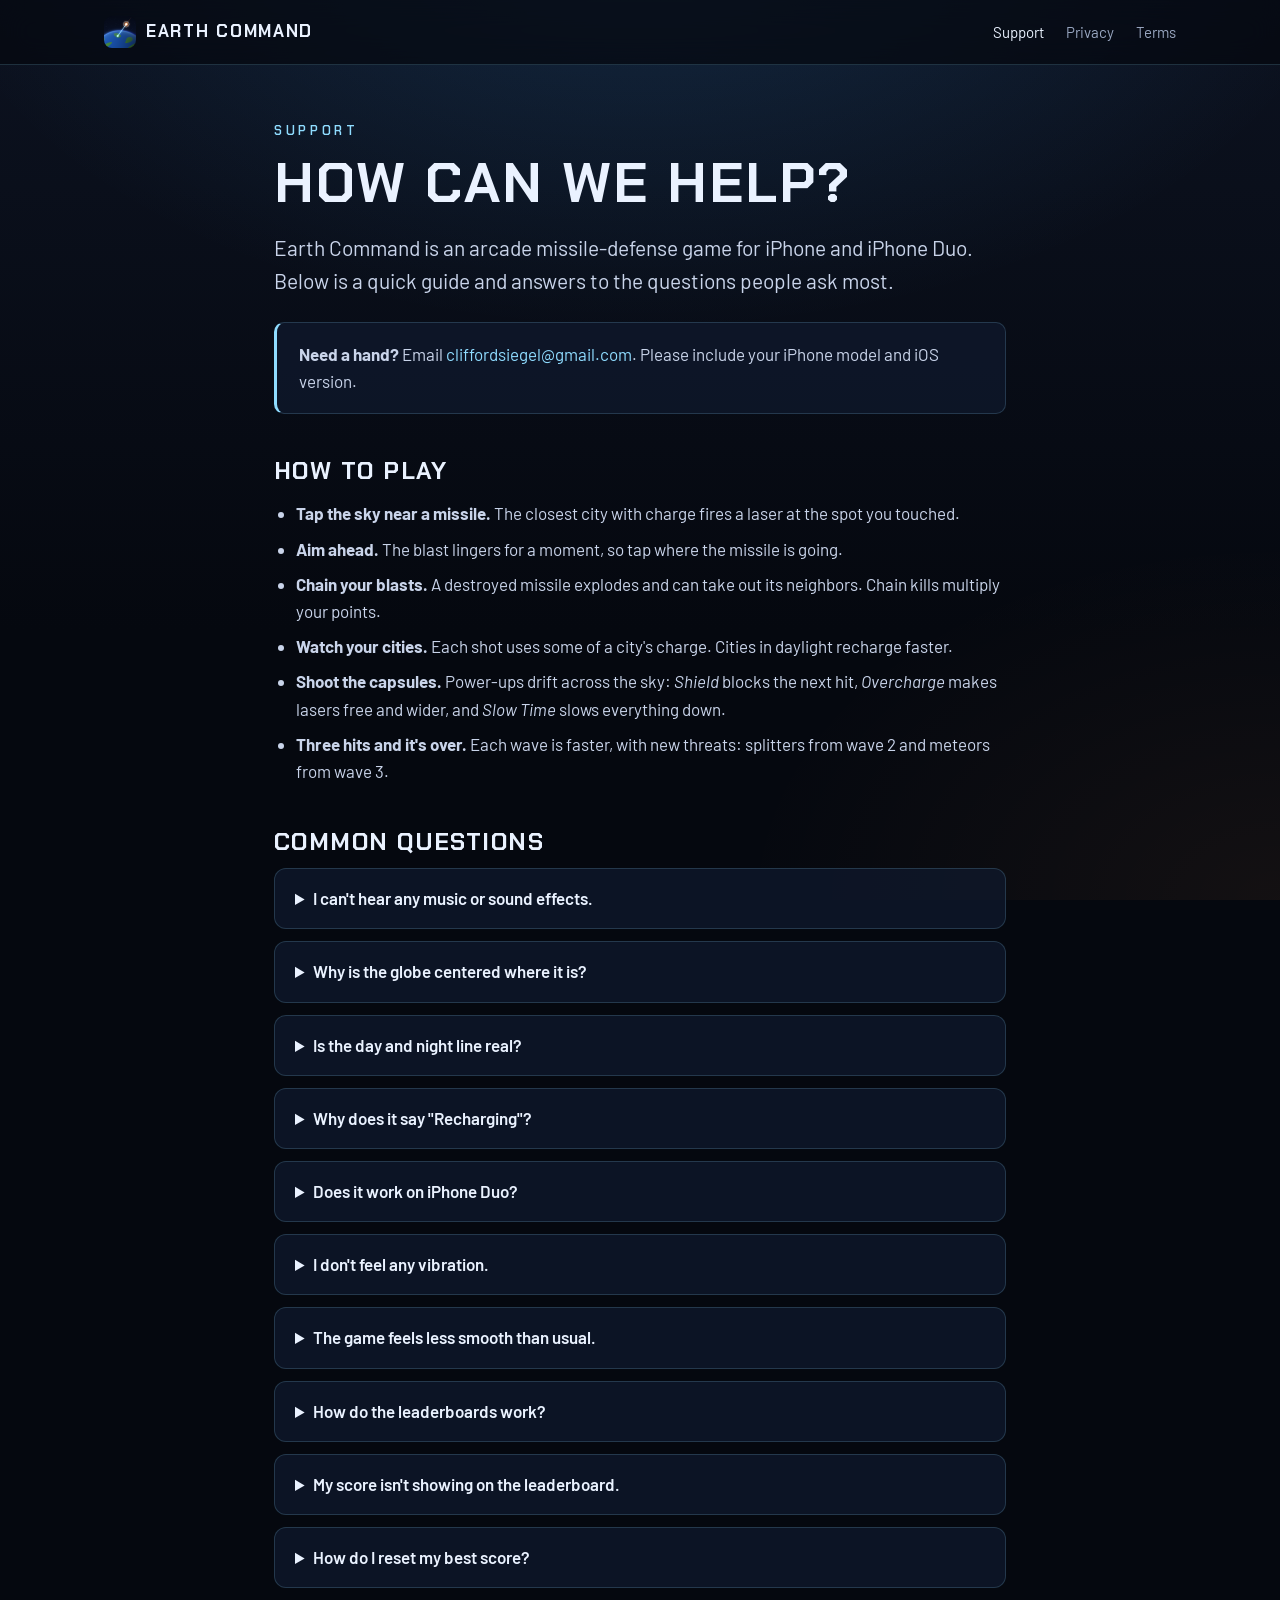
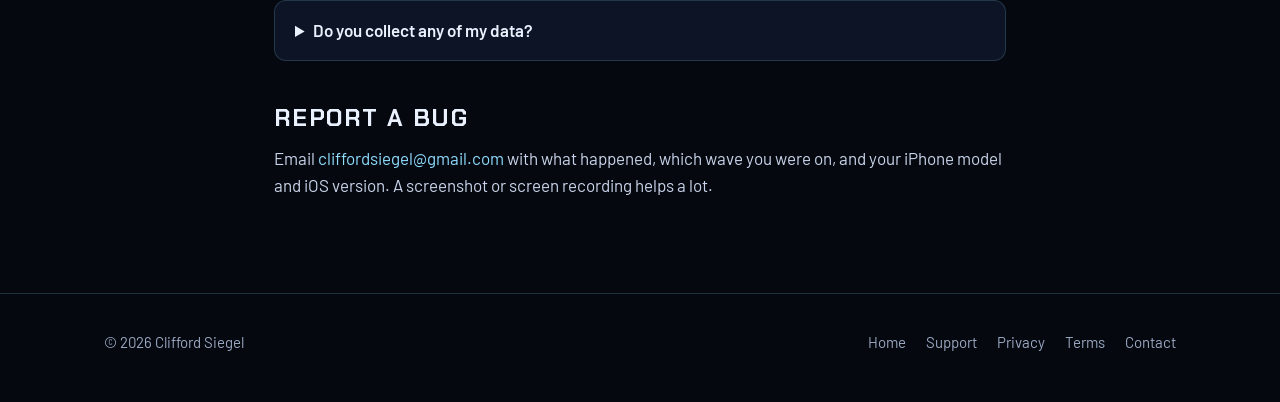
<file: index.html>
<!doctype html>
<html lang="en">
<head>
<meta charset="utf-8">
<meta name="viewport" content="width=device-width, initial-scale=1">
<title>Earth Command Support</title>
<meta name="description" content="Help, how to play, and answers to common questions about Earth Command for iPhone.">
<meta name="theme-color" content="#05080f">
<link rel="icon" href="img/icon.png">
<link rel="apple-touch-icon" href="img/apple-touch-icon.png">
<link rel="preconnect" href="https://fonts.googleapis.com">
<link rel="preconnect" href="https://fonts.gstatic.com" crossorigin>
<link href="https://fonts.googleapis.com/css2?family=Barlow:wght@400;600&family=Chakra+Petch:wght@500;600;700&display=swap" rel="stylesheet">
<link rel="stylesheet" href="style.css">
</head>
<body>

<header class="nav">
  <div class="wrap">
    <a class="brand" href="marketing.html"><img src="img/icon.png" alt="">Earth Command</a>
    <nav>
      <a href="index.html" aria-current="page">Support</a>
      <a href="privacy.html">Privacy</a>
      <a href="terms.html">Terms</a>
    </nav>
  </div>
</header>

<main class="doc">
  <div class="wrap">
    <span class="eyebrow">Support</span>
    <h1>How can we help?</h1>
    <p class="lede">Earth Command is an arcade missile-defense game for iPhone and iPhone Duo. Below is a quick guide and answers to the questions people ask most.</p>
    <div class="callout">
      <p><strong>Need a hand?</strong> Email <a href="mailto:cliffordsiegel@gmail.com?subject=Earth%20Command%20support">cliffordsiegel@gmail.com</a>. Please include your iPhone model and iOS version.</p>
    </div>

    <h2>How to play</h2>
    <ul>
      <li><strong>Tap the sky near a missile.</strong> The closest city with charge fires a laser at the spot you touched.</li>
      <li><strong>Aim ahead.</strong> The blast lingers for a moment, so tap where the missile is going.</li>
      <li><strong>Chain your blasts.</strong> A destroyed missile explodes and can take out its neighbors. Chain kills multiply your points.</li>
      <li><strong>Watch your cities.</strong> Each shot uses some of a city's charge. Cities in daylight recharge faster.</li>
      <li><strong>Shoot the capsules.</strong> Power-ups drift across the sky: <em>Shield</em> blocks the next hit, <em>Overcharge</em> makes lasers free and wider, and <em>Slow Time</em> slows everything down.</li>
      <li><strong>Three hits and it's over.</strong> Each wave is faster, with new threats: splitters from wave 2 and meteors from wave 3.</li>
    </ul>

    <h2>Common questions</h2>
    <details>
      <summary>I can't hear any music or sound effects.</summary>
      <p>Earth Command follows your iPhone's Ring/Silent switch, so it won't make noise when your phone is silenced. Turn Silent mode off, turn up the volume, and make sure the menu shows <strong>Sound on</strong>.</p>
    </details>
    <details>
      <summary>Why is the globe centered where it is?</summary>
      <p>The game centers Earth on a city in your iPhone's time zone, so you're defending your part of the world. Change your time zone in Settings and the view follows.</p>
    </details>
    <details>
      <summary>Is the day and night line real?</summary>
      <p>Yes. The game calculates where the Sun is overhead right now from your iPhone's clock and lights the globe to match. The menu shows the exact point under the Sun. Tap the <strong>Sun</strong> button on the menu to preview other times of day.</p>
    </details>
    <details>
      <summary>Why does it say "Recharging"?</summary>
      <p>Every city in range has spent its charge. Wait a moment, tap closer to a city that's ready, or grab an Overcharge capsule for free shots. Sunlit cities refill faster than cities on the night side.</p>
    </details>
    <details>
      <summary>Does it work on iPhone Duo?</summary>
      <p>Yes. Play folded on the outer screen or unfolded on the inner screen. The game adapts to portrait and landscape as you go.</p>
    </details>
    <details>
      <summary>I don't feel any vibration.</summary>
      <p>Haptics need an iPhone with a Taptic Engine and System Haptics turned on in Settings &gt; Sounds &amp; Haptics.</p>
    </details>
    <details>
      <summary>The game feels less smooth than usual.</summary>
      <p>Earth Command runs at up to 120 frames per second. Low Power Mode limits iPhone to 60, which is normal and still fully playable.</p>
    </details>
    <details>
      <summary>How do the leaderboards work?</summary>
      <p>Sign in to Game Center in Settings &gt; Game Center, then play. When a game ends, your score is posted to two leaderboards: a <strong>monthly</strong> board that starts fresh on the 1st of every month, and an <strong>all-time</strong> board. Tap <strong>Monthly leaderboard</strong> on the menu, or the trophy after a game, to see where you stand.</p>
    </details>
    <details>
      <summary>My score isn't showing on the leaderboard.</summary>
      <p>Make sure you're signed in to Game Center and have an internet connection when the game ends. A new score only replaces your entry if it beats your best for that period.</p>
    </details>
    <details>
      <summary>How do I reset my best score?</summary>
      <p>The best score on the menu is stored only on your iPhone, and deleting and reinstalling the app resets it. Game Center leaderboard entries are kept by Apple; the monthly board resets on its own each month.</p>
    </details>
    <details>
      <summary>Do you collect any of my data?</summary>
      <p>No. There's no sign-up, no ads, and no analytics. If you use Game Center, your scores go to Apple for the leaderboards and nothing comes to us. See the <a href="privacy.html">privacy policy</a>.</p>
    </details>

    <h2>Report a bug</h2>
    <p>Email <a href="mailto:cliffordsiegel@gmail.com?subject=Earth%20Command%20bug">cliffordsiegel@gmail.com</a> with what happened, which wave you were on, and your iPhone model and iOS version. A screenshot or screen recording helps a lot.</p>
  </div>
</main>

<footer>
  <div class="wrap">
    <span>© 2026 Clifford Siegel</span>
    <nav>
      <a href="marketing.html">Home</a>
      <a href="index.html">Support</a>
      <a href="privacy.html">Privacy</a>
      <a href="terms.html">Terms</a>
      <a href="mailto:cliffordsiegel@gmail.com">Contact</a>
    </nav>
  </div>
</footer>
</body>
</html>
</file>
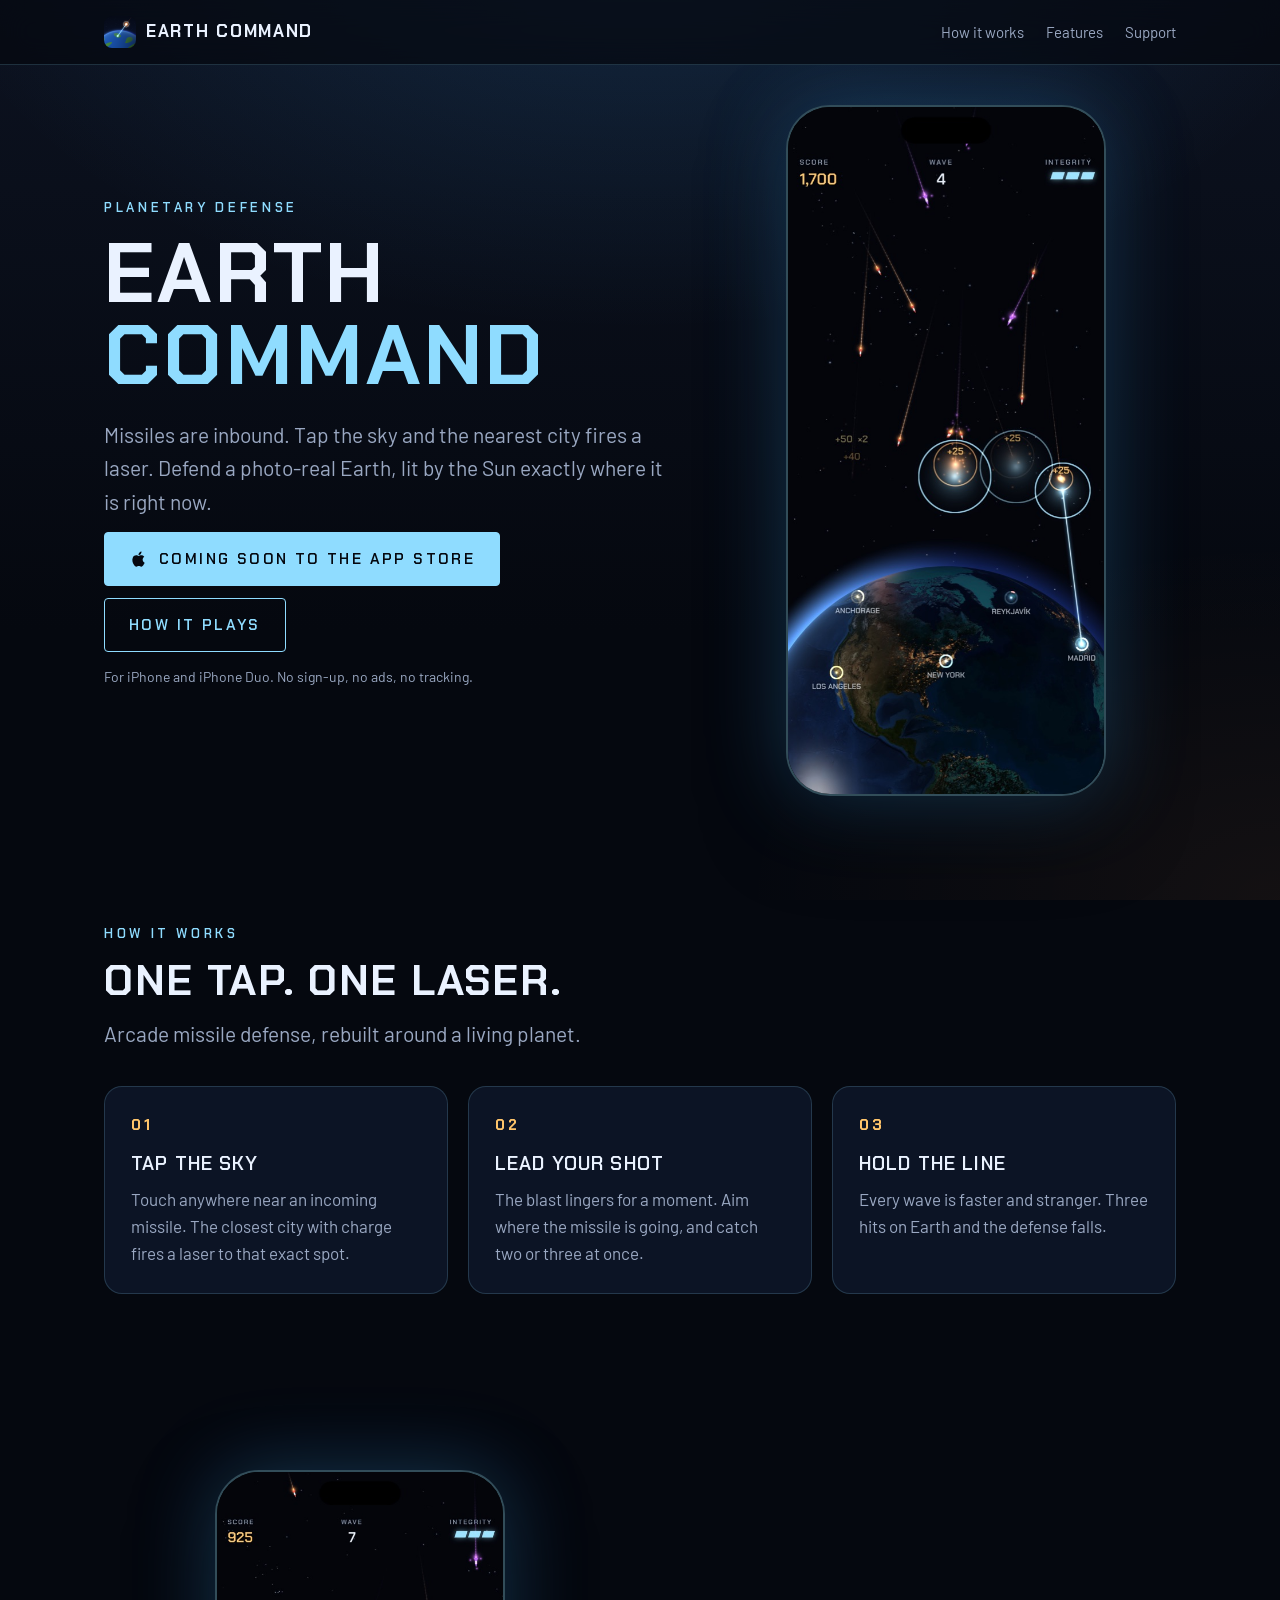
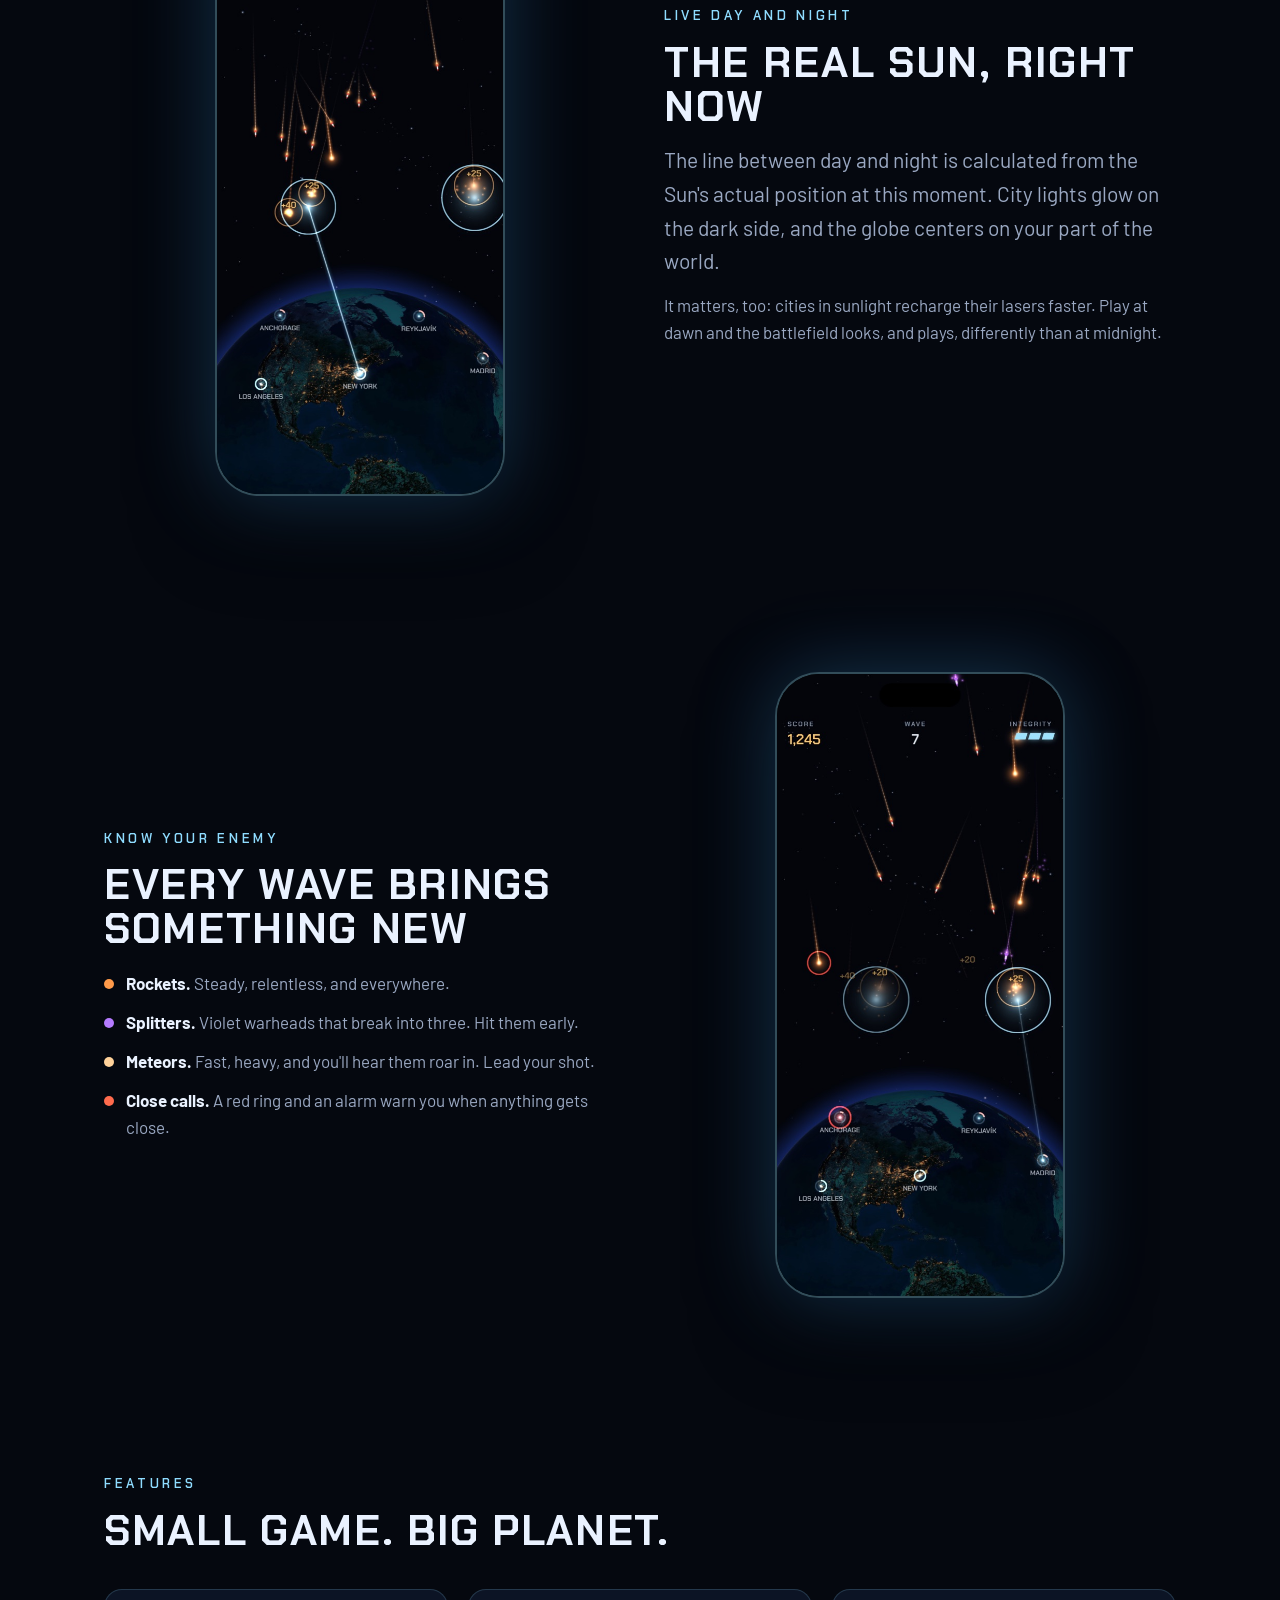
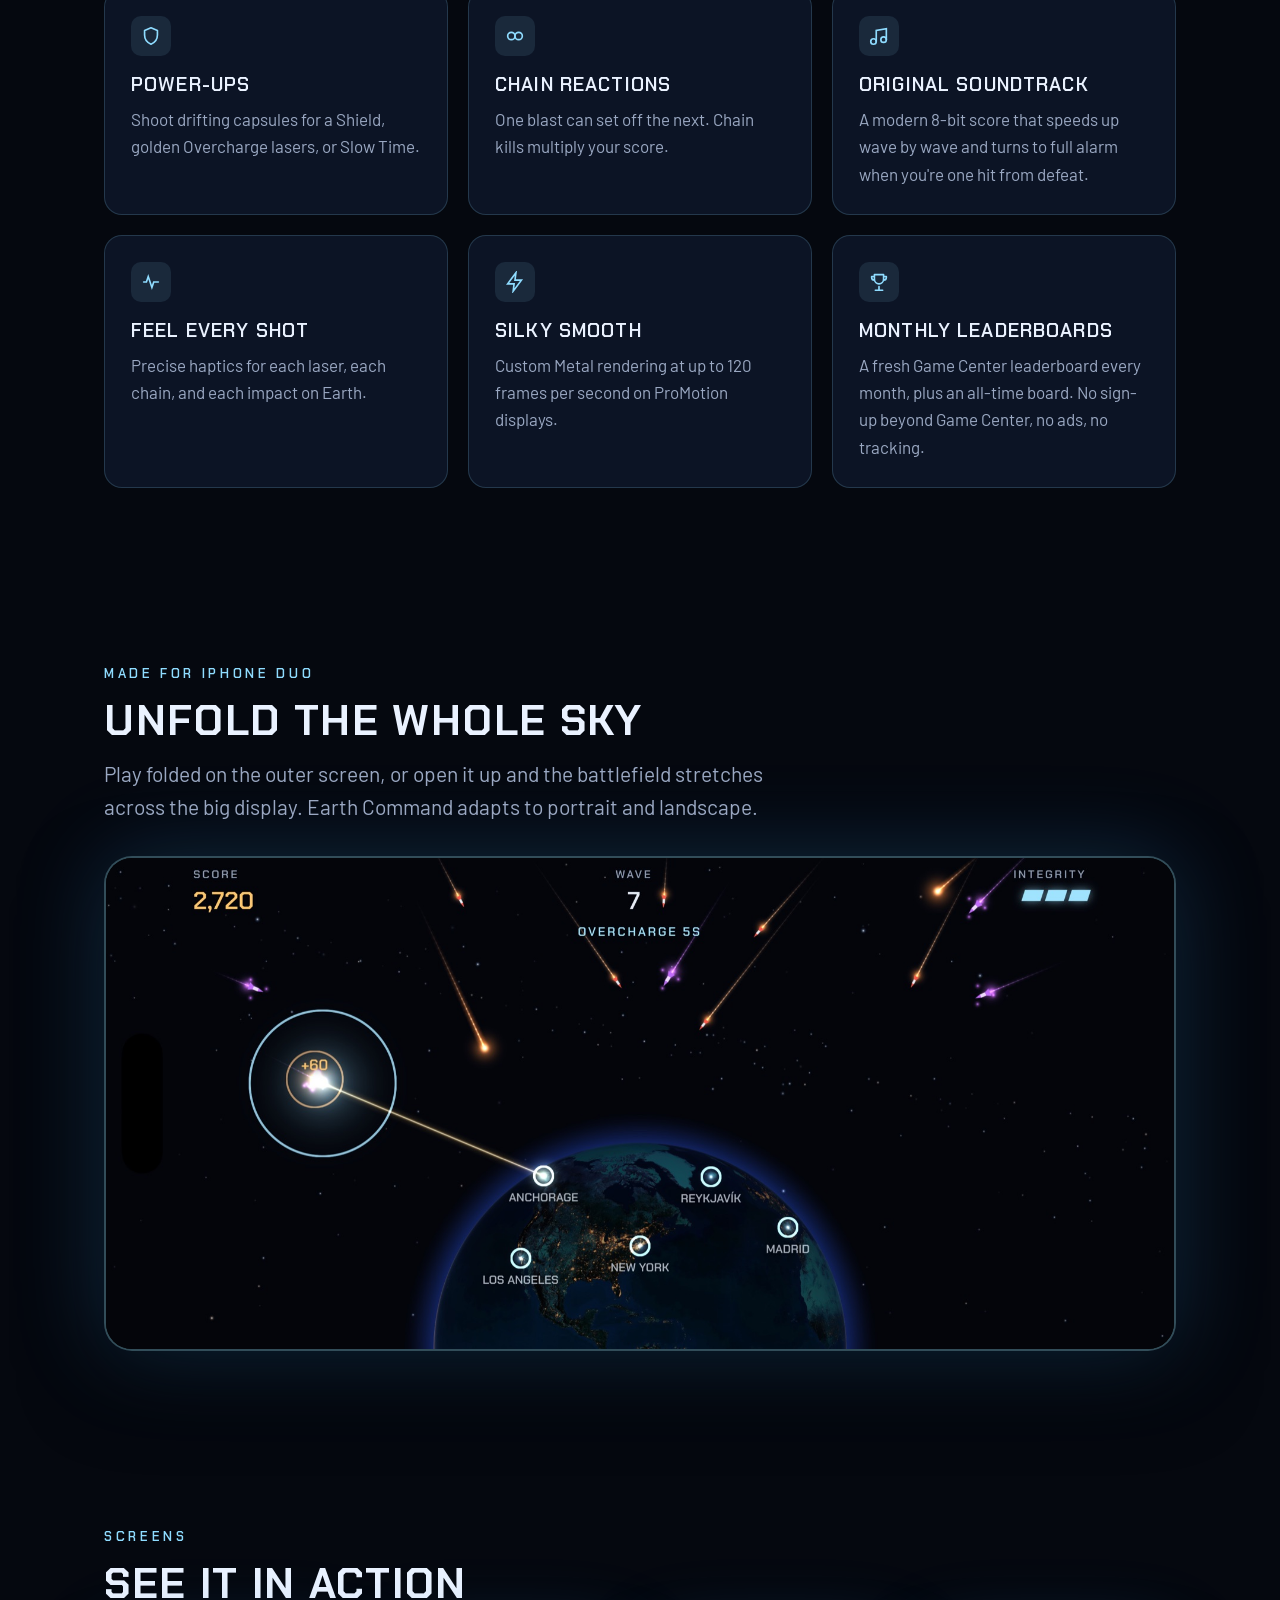
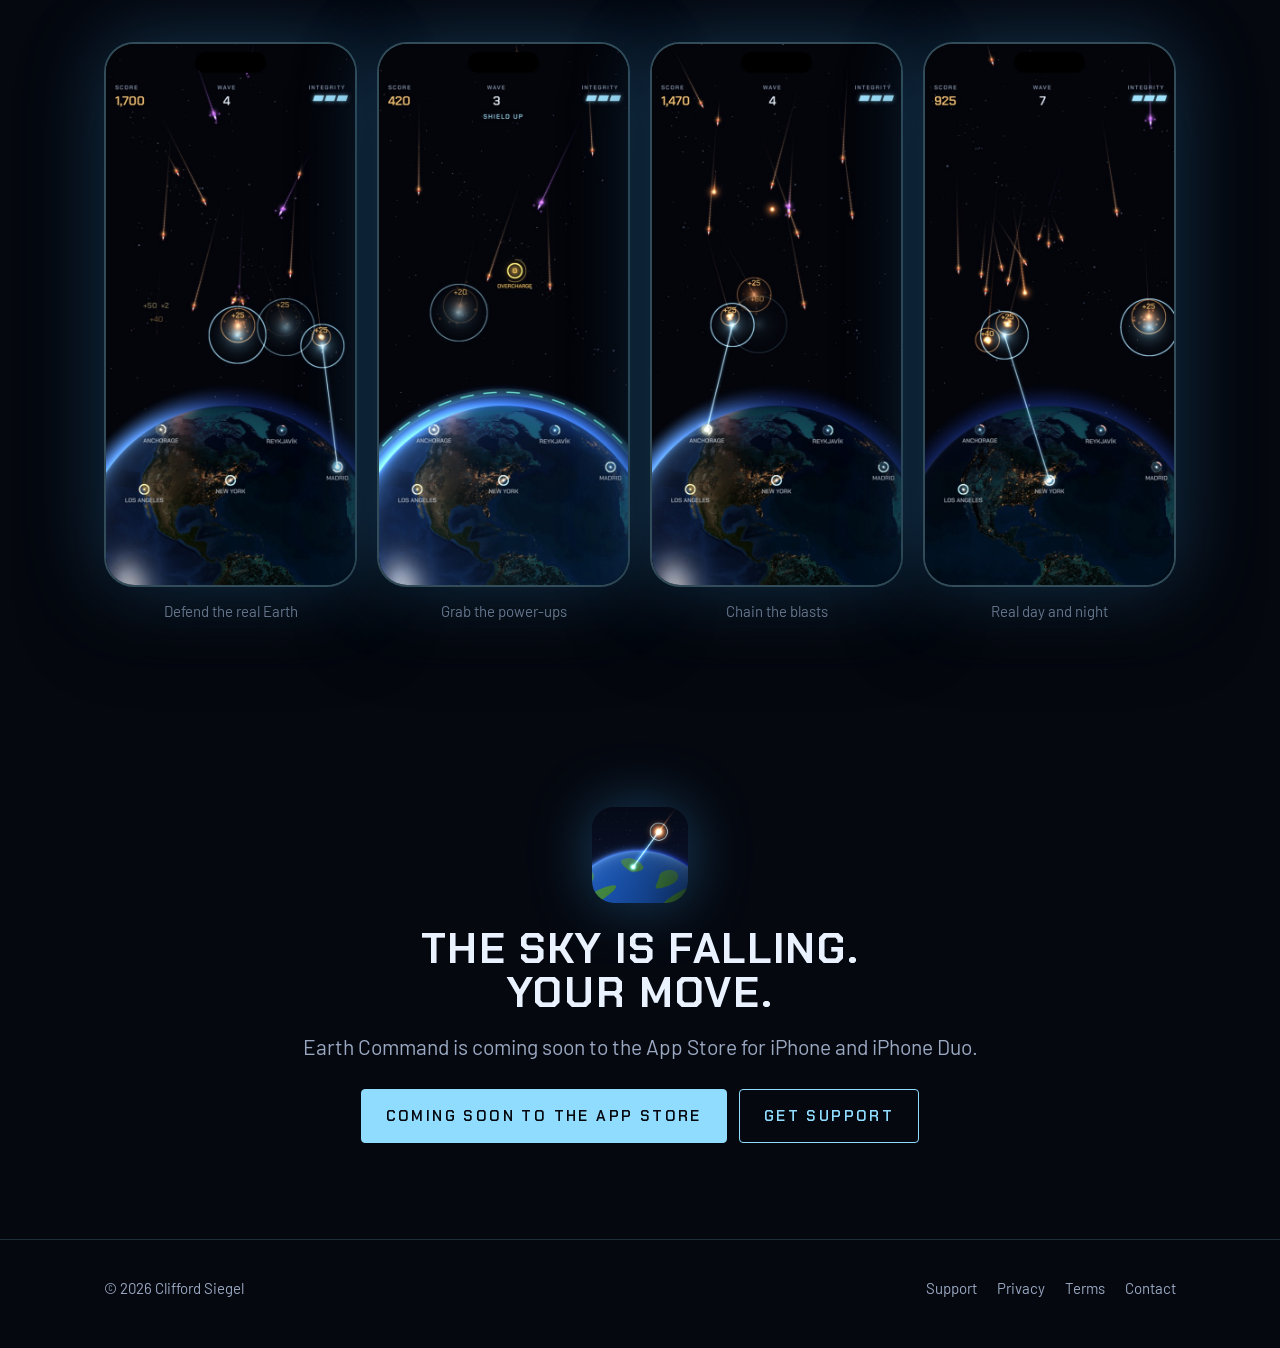
<file: marketing.html>
<!doctype html>
<html lang="en">
<head>
<meta charset="utf-8">
<meta name="viewport" content="width=device-width, initial-scale=1">
<title>Earth Command: Planetary laser defense for iPhone</title>
<meta name="description" content="Defend a photo-real Earth, lit by today's actual sunlight. Tap the sky to fire lasers from real cities. An arcade missile-defense game made for iPhone and iPhone Duo.">
<meta property="og:title" content="Earth Command">
<meta property="og:description" content="Planetary laser defense under today's real sunlight. Made for iPhone Duo.">
<meta property="og:image" content="img/og.jpg">
<meta name="theme-color" content="#05080f">
<link rel="icon" href="img/icon.png">
<link rel="apple-touch-icon" href="img/apple-touch-icon.png">
<link rel="preconnect" href="https://fonts.googleapis.com">
<link rel="preconnect" href="https://fonts.gstatic.com" crossorigin>
<link href="https://fonts.googleapis.com/css2?family=Barlow:wght@400;600&family=Chakra+Petch:wght@500;600;700&display=swap" rel="stylesheet">
<link rel="stylesheet" href="style.css">
</head>
<body>

<header class="nav">
  <div class="wrap">
    <a class="brand" href="marketing.html"><img src="img/icon.png" alt="">Earth Command</a>
    <nav>
      <a class="hide-sm" href="#how">How it works</a>
      <a class="hide-sm" href="#features">Features</a>
      <a href="index.html">Support</a>
    </nav>
  </div>
</header>

<main>
  <section class="hero">
    <div class="wrap">
      <div>
        <span class="eyebrow">Planetary defense</span>
        <h1>Earth<br><span class="accent">Command</span></h1>
        <p class="lede">Missiles are inbound. Tap the sky and the nearest city fires a laser. Defend a photo-real Earth, lit by the Sun exactly where it is right now.</p>
        <div class="ctas">
          <!-- Replace href with the App Store link once the app is live: https://apps.apple.com/app/idXXXXXXXXXX -->
          <a class="btn" href="#get" aria-label="Coming soon on the App Store">
            <svg viewBox="0 0 24 24" fill="currentColor" aria-hidden="true"><path d="M16.37 12.7c-.02-2.3 1.88-3.4 1.96-3.46-1.07-1.56-2.73-1.78-3.32-1.8-1.41-.14-2.76.83-3.48.83-.72 0-1.82-.81-3-.79-1.54.02-2.96.9-3.76 2.28-1.6 2.78-.41 6.9 1.15 9.16.76 1.1 1.67 2.34 2.86 2.3 1.15-.05 1.58-.74 2.97-.74 1.38 0 1.77.74 2.98.72 1.23-.02 2.01-1.12 2.76-2.23.87-1.28 1.23-2.52 1.25-2.58-.03-.01-2.4-.92-2.42-3.66zM14.1 5.95c.63-.77 1.06-1.83.94-2.9-.91.04-2.02.61-2.67 1.37-.58.67-1.1 1.76-.96 2.8 1.02.08 2.06-.52 2.69-1.27z"/></svg>
            Coming soon to the App Store
          </a>
          <a class="btn ghost" href="#how">How it plays</a>
        </div>
        <p class="note">For iPhone and iPhone Duo. No sign-up, no ads, no tracking.</p>
      </div>
      <div class="phone"><img src="img/hero2-5.jpg" alt="Gameplay: lasers fire from New York and Madrid at incoming missiles above a photo-real North America" width="600" height="1304"></div>
    </div>
  </section>

  <section id="how">
    <div class="wrap">
      <span class="eyebrow">How it works</span>
      <h2>One tap. One laser.</h2>
      <p class="lede">Arcade missile defense, rebuilt around a living planet.</p>
      <div class="steps">
        <div class="card"><h3>Tap the sky</h3><p>Touch anywhere near an incoming missile. The closest city with charge fires a laser to that exact spot.</p></div>
        <div class="card"><h3>Lead your shot</h3><p>The blast lingers for a moment. Aim where the missile is going, and catch two or three at once.</p></div>
        <div class="card"><h3>Hold the line</h3><p>Every wave is faster and stranger. Three hits on Earth and the defense falls.</p></div>
      </div>
    </div>
  </section>

  <section>
    <div class="wrap split">
      <div class="phone" style="max-width:290px;margin:0 auto"><img src="img/night2-1.jpg" alt="The night side of Earth with glowing city lights while a laser fires from New York" width="600" height="1304" loading="lazy"></div>
      <div>
        <span class="eyebrow">Live day and night</span>
        <h2>The real Sun, right now</h2>
        <p class="lede">The line between day and night is calculated from the Sun's actual position at this moment. City lights glow on the dark side, and the globe centers on your part of the world.</p>
        <p class="muted">It matters, too: cities in sunlight recharge their lasers faster. Play at dawn and the battlefield looks, and plays, differently than at midnight.</p>
      </div>
    </div>
  </section>

  <section>
    <div class="wrap split flip">
      <div class="phone" style="max-width:290px;margin:0 auto"><img src="img/night2-3.jpg" alt="A red warning ring around a missile close to Anchorage" width="600" height="1304" loading="lazy"></div>
      <div>
        <span class="eyebrow">Know your enemy</span>
        <h2>Every wave brings something new</h2>
        <ul class="threats">
          <li><span class="dot" style="background:#ff9a4a"></span><span><strong>Rockets.</strong> <span class="muted">Steady, relentless, and everywhere.</span></span></li>
          <li><span class="dot" style="background:#b57bff"></span><span><strong>Splitters.</strong> <span class="muted">Violet warheads that break into three. Hit them early.</span></span></li>
          <li><span class="dot" style="background:#ffd29a"></span><span><strong>Meteors.</strong> <span class="muted">Fast, heavy, and you'll hear them roar in. Lead your shot.</span></span></li>
          <li><span class="dot" style="background:var(--danger)"></span><span><strong>Close calls.</strong> <span class="muted">A red ring and an alarm warn you when anything gets close.</span></span></li>
        </ul>
      </div>
    </div>
  </section>

  <section id="features">
    <div class="wrap">
      <span class="eyebrow">Features</span>
      <h2>Small game. Big planet.</h2>
      <div class="features">
        <div class="card">
          <div class="icon"><svg viewBox="0 0 24 24" fill="none" stroke="currentColor" stroke-width="1.8" stroke-linecap="round" stroke-linejoin="round"><path d="M12 3l7 3v5c0 4.5-3 8.3-7 10-4-1.7-7-5.5-7-10V6l7-3z"/></svg></div>
          <h3>Power-ups</h3><p>Shoot drifting capsules for a Shield, golden Overcharge lasers, or Slow Time.</p>
        </div>
        <div class="card">
          <div class="icon"><svg viewBox="0 0 24 24" fill="none" stroke="currentColor" stroke-width="1.8" stroke-linecap="round"><circle cx="8" cy="12" r="4"/><circle cx="16" cy="12" r="4"/></svg></div>
          <h3>Chain reactions</h3><p>One blast can set off the next. Chain kills multiply your score.</p>
        </div>
        <div class="card">
          <div class="icon"><svg viewBox="0 0 24 24" fill="none" stroke="currentColor" stroke-width="1.8" stroke-linecap="round"><path d="M9 18V6l11-2v12"/><circle cx="6" cy="18" r="3"/><circle cx="17" cy="16" r="3"/></svg></div>
          <h3>Original soundtrack</h3><p>A modern 8-bit score that speeds up wave by wave and turns to full alarm when you're one hit from defeat.</p>
        </div>
        <div class="card">
          <div class="icon"><svg viewBox="0 0 24 24" fill="none" stroke="currentColor" stroke-width="1.8" stroke-linecap="round"><path d="M4 12h3l2-6 4 12 2-6h5"/></svg></div>
          <h3>Feel every shot</h3><p>Precise haptics for each laser, each chain, and each impact on Earth.</p>
        </div>
        <div class="card">
          <div class="icon"><svg viewBox="0 0 24 24" fill="none" stroke="currentColor" stroke-width="1.8" stroke-linecap="round"><path d="M13 2L4 14h7l-1 8 9-12h-7l1-8z"/></svg></div>
          <h3>Silky smooth</h3><p>Custom Metal rendering at up to 120 frames per second on ProMotion displays.</p>
        </div>
        <div class="card">
          <div class="icon"><svg viewBox="0 0 24 24" fill="none" stroke="currentColor" stroke-width="1.8" stroke-linecap="round" stroke-linejoin="round"><path d="M8 21h8M12 17v4M7 4h10v5a5 5 0 01-10 0V4zM7 6H4v1a3 3 0 003 3M17 6h3v1a3 3 0 01-3 3"/></svg></div>
          <h3>Monthly leaderboards</h3><p>A fresh Game Center leaderboard every month, plus an all-time board. No sign-up beyond Game Center, no ads, no tracking.</p>
        </div>
      </div>
    </div>
  </section>

  <section>
    <div class="wrap">
      <span class="eyebrow">Made for iPhone Duo</span>
      <h2>Unfold the whole sky</h2>
      <p class="lede">Play folded on the outer screen, or open it up and the battlefield stretches across the big display. Earth Command adapts to portrait and landscape.</p>
      <div class="wide" style="margin-top:32px"><img src="img/landnight-3.jpg" alt="Landscape gameplay: a laser from Anchorage destroys a missile above the night side of Earth" width="1800" height="828" loading="lazy"></div>
    </div>
  </section>

  <section>
    <div class="wrap">
      <span class="eyebrow">Screens</span>
      <h2>See it in action</h2>
      <div class="gallery">
        <figure style="margin:0"><div class="phone"><img src="img/hero2-5.jpg" alt="Lasers and chain blasts over North America" loading="lazy"></div><figcaption>Defend the real Earth</figcaption></figure>
        <figure style="margin:0"><div class="phone"><img src="img/pup-4.jpg" alt="An Overcharge capsule drifts across the sky while the shield is up" loading="lazy"></div><figcaption>Grab the power-ups</figcaption></figure>
        <figure style="margin:0"><div class="phone"><img src="img/hero2-2.jpg" alt="A laser from Anchorage sets off a chain of explosions" loading="lazy"></div><figcaption>Chain the blasts</figcaption></figure>
        <figure style="margin:0"><div class="phone"><img src="img/night2-1.jpg" alt="City lights on the night side" loading="lazy"></div><figcaption>Real day and night</figcaption></figure>
      </div>
    </div>
  </section>

  <section class="band" id="get">
    <div class="wrap">
      <img class="icon" src="img/icon.png" alt="Earth Command app icon">
      <h2>The sky is falling.<br>Your move.</h2>
      <p class="lede" style="margin:0 auto 26px">Earth Command is coming soon to the App Store for iPhone and iPhone Duo.</p>
      <div class="ctas">
        <a class="btn" href="#get">Coming soon to the App Store</a>
        <a class="btn ghost" href="index.html">Get support</a>
      </div>
    </div>
  </section>
</main>

<footer>
  <div class="wrap">
    <span>© 2026 Clifford Siegel</span>
    <nav>
      <a href="index.html">Support</a>
      <a href="privacy.html">Privacy</a>
      <a href="terms.html">Terms</a>
      <a href="mailto:cliffordsiegel@gmail.com">Contact</a>
    </nav>
  </div>
</footer>
</body>
</html>
</file>
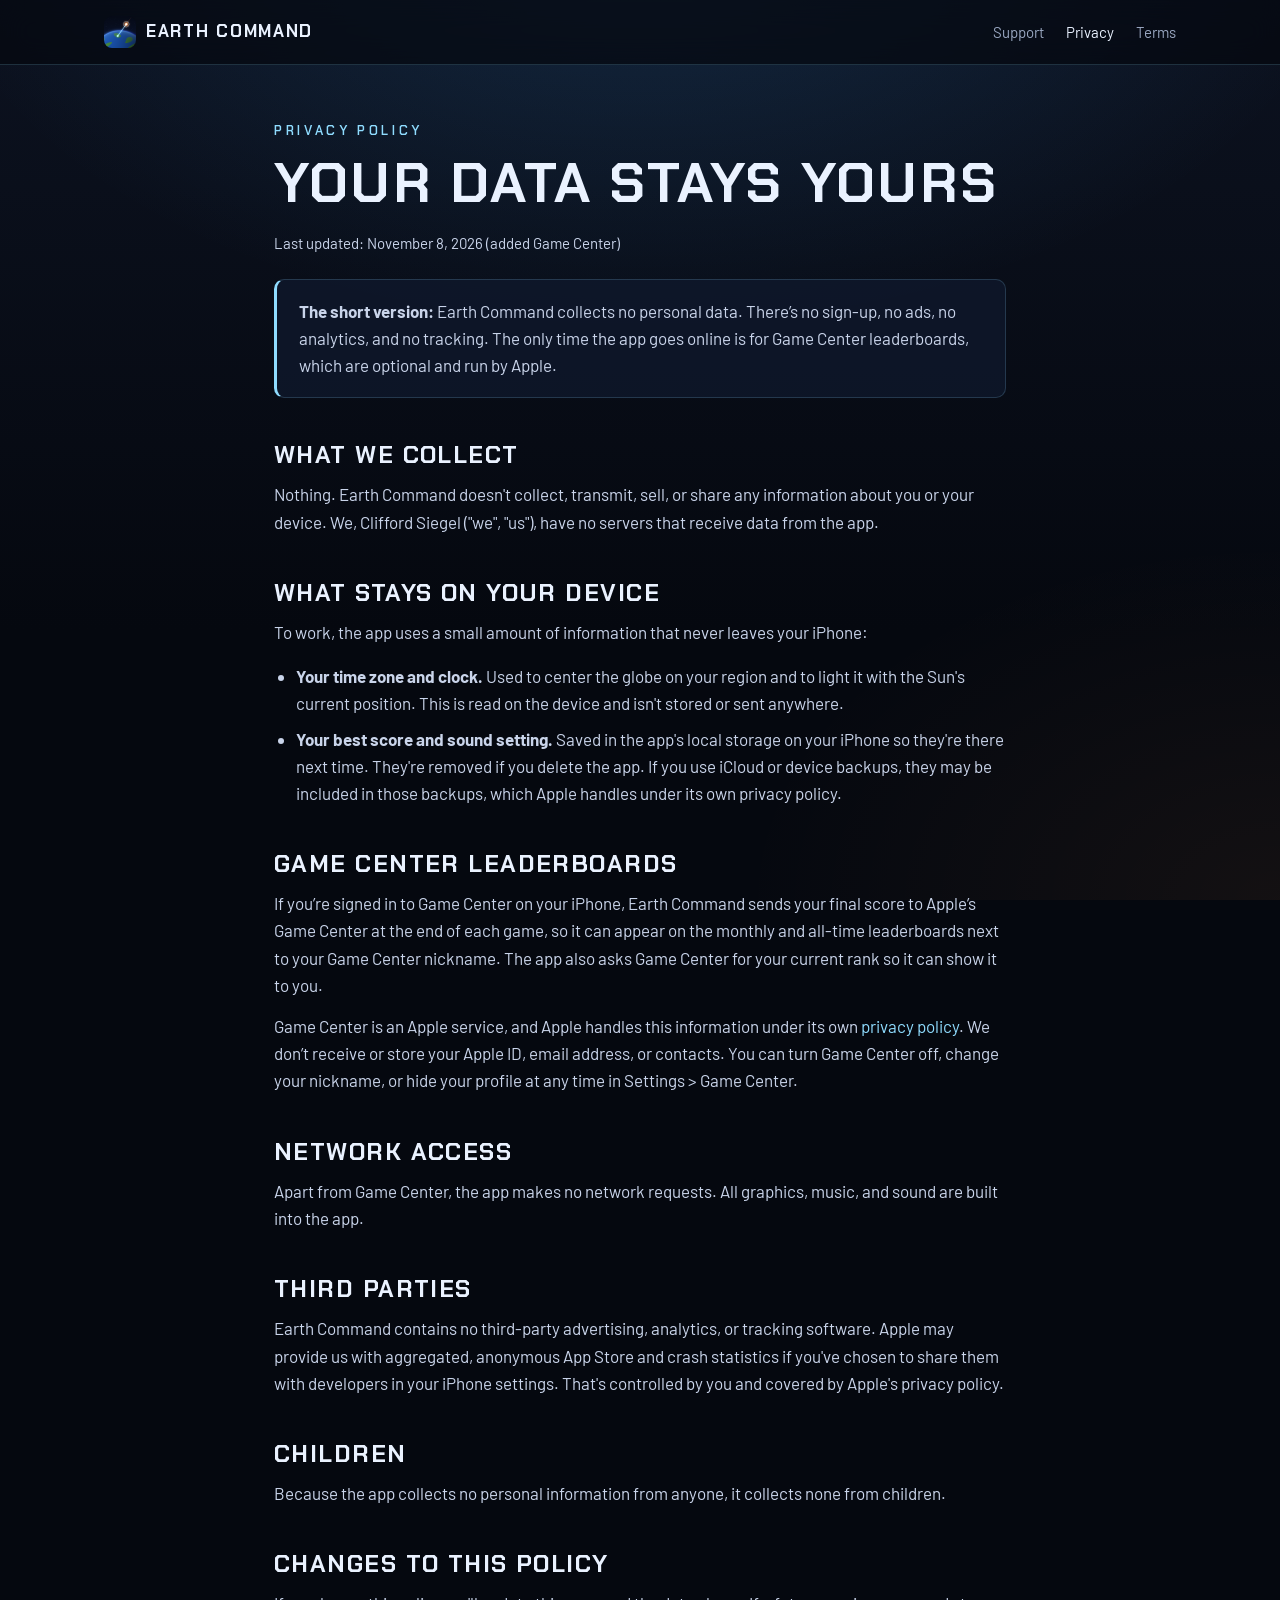
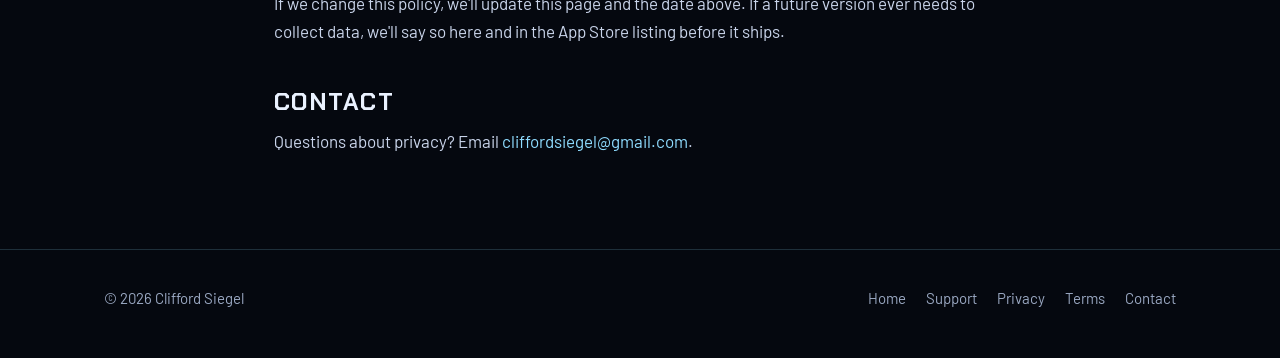
<file: privacy.html>
<!doctype html>
<html lang="en">
<head>
<meta charset="utf-8">
<meta name="viewport" content="width=device-width, initial-scale=1">
<title>Earth Command Privacy Policy</title>
<meta name="description" content="Earth Command collects no personal data. No sign-up, no analytics, no ads, no tracking. Game Center leaderboards are optional and run by Apple.">
<meta name="theme-color" content="#05080f">
<link rel="icon" href="img/icon.png">
<link rel="apple-touch-icon" href="img/apple-touch-icon.png">
<link rel="preconnect" href="https://fonts.googleapis.com">
<link rel="preconnect" href="https://fonts.gstatic.com" crossorigin>
<link href="https://fonts.googleapis.com/css2?family=Barlow:wght@400;600&family=Chakra+Petch:wght@500;600;700&display=swap" rel="stylesheet">
<link rel="stylesheet" href="style.css">
</head>
<body>

<header class="nav">
  <div class="wrap">
    <a class="brand" href="marketing.html"><img src="img/icon.png" alt="">Earth Command</a>
    <nav>
      <a href="index.html">Support</a>
      <a href="privacy.html" aria-current="page">Privacy</a>
      <a href="terms.html">Terms</a>
    </nav>
  </div>
</header>

<main class="doc">
  <div class="wrap">
    <span class="eyebrow">Privacy policy</span>
    <h1>Your data stays yours</h1>
    <p class="updated">Last updated: November 8, 2026 (added Game Center)</p>
    <div class="callout">
      <p><strong>The short version:</strong> Earth Command collects no personal data. There’s no sign-up, no ads, no analytics, and no tracking. The only time the app goes online is for Game Center leaderboards, which are optional and run by Apple.</p>
    </div>

    <h2>What we collect</h2>
    <p>Nothing. Earth Command doesn't collect, transmit, sell, or share any information about you or your device. We, Clifford Siegel ("we", "us"), have no servers that receive data from the app.</p>

    <h2>What stays on your device</h2>
    <p>To work, the app uses a small amount of information that never leaves your iPhone:</p>
    <ul>
      <li><strong>Your time zone and clock.</strong> Used to center the globe on your region and to light it with the Sun's current position. This is read on the device and isn't stored or sent anywhere.</li>
      <li><strong>Your best score and sound setting.</strong> Saved in the app's local storage on your iPhone so they're there next time. They're removed if you delete the app. If you use iCloud or device backups, they may be included in those backups, which Apple handles under its own privacy policy.</li>
    </ul>

    <h2>Game Center leaderboards</h2>
    <p>If you’re signed in to Game Center on your iPhone, Earth Command sends your final score to Apple’s Game Center at the end of each game, so it can appear on the monthly and all-time leaderboards next to your Game Center nickname. The app also asks Game Center for your current rank so it can show it to you.</p>
    <p>Game Center is an Apple service, and Apple handles this information under its own <a href="https://www.apple.com/legal/privacy/" rel="noopener">privacy policy</a>. We don’t receive or store your Apple ID, email address, or contacts. You can turn Game Center off, change your nickname, or hide your profile at any time in Settings &gt; Game Center.</p>

    <h2>Network access</h2>
    <p>Apart from Game Center, the app makes no network requests. All graphics, music, and sound are built into the app.</p>

    <h2>Third parties</h2>
    <p>Earth Command contains no third-party advertising, analytics, or tracking software. Apple may provide us with aggregated, anonymous App Store and crash statistics if you've chosen to share them with developers in your iPhone settings. That's controlled by you and covered by Apple's privacy policy.</p>

    <h2>Children</h2>
    <p>Because the app collects no personal information from anyone, it collects none from children.</p>

    <h2>Changes to this policy</h2>
    <p>If we change this policy, we'll update this page and the date above. If a future version ever needs to collect data, we'll say so here and in the App Store listing before it ships.</p>

    <h2>Contact</h2>
    <p>Questions about privacy? Email <a href="mailto:cliffordsiegel@gmail.com?subject=Earth%20Command%20privacy">cliffordsiegel@gmail.com</a>.</p>
  </div>
</main>

<footer>
  <div class="wrap">
    <span>© 2026 Clifford Siegel</span>
    <nav>
      <a href="marketing.html">Home</a>
      <a href="index.html">Support</a>
      <a href="privacy.html">Privacy</a>
      <a href="terms.html">Terms</a>
      <a href="mailto:cliffordsiegel@gmail.com">Contact</a>
    </nav>
  </div>
</footer>
</body>
</html>
</file>
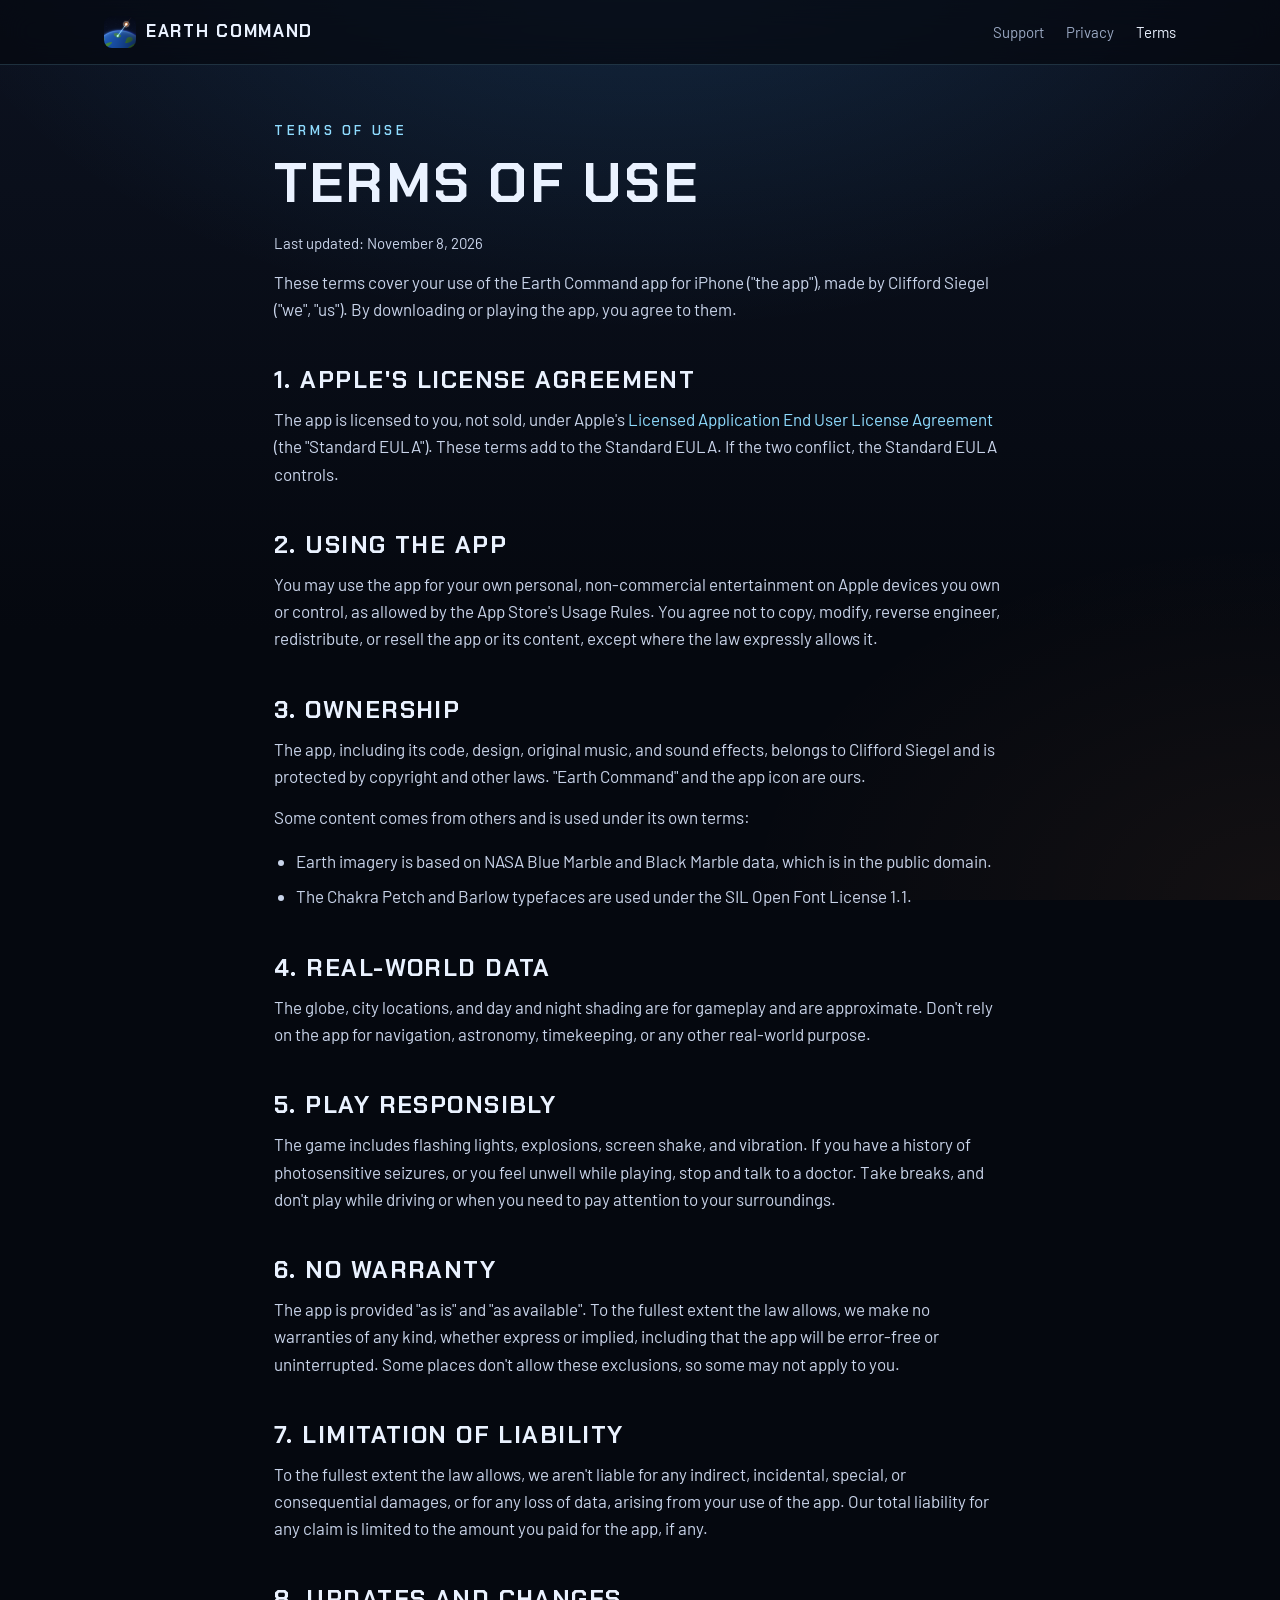
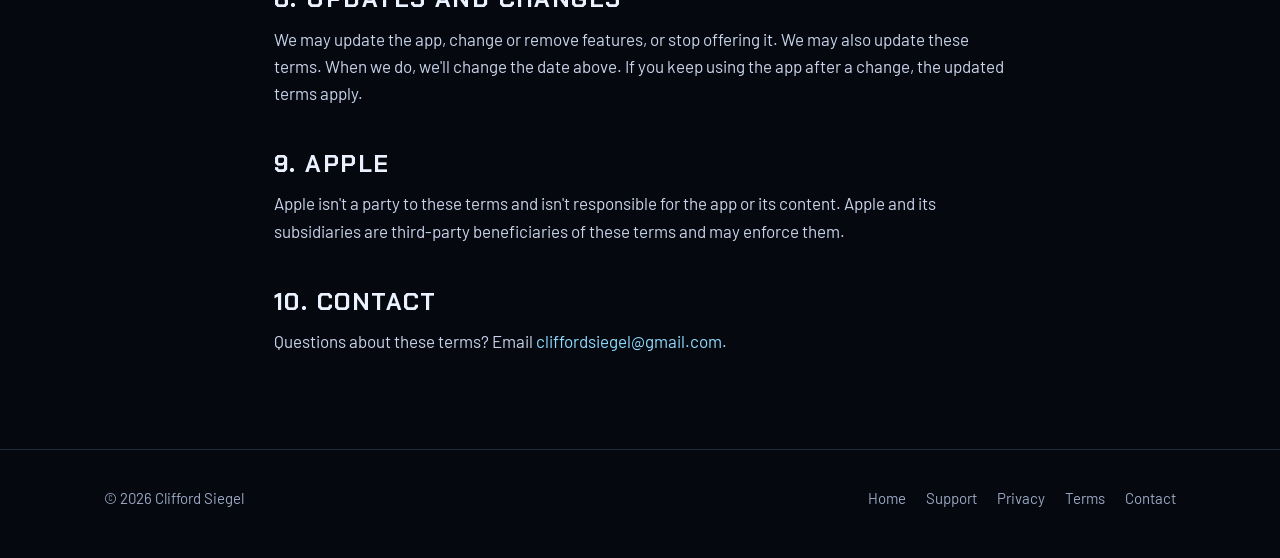
<file: terms.html>
<!doctype html>
<html lang="en">
<head>
<meta charset="utf-8">
<meta name="viewport" content="width=device-width, initial-scale=1">
<title>Earth Command Terms of Use</title>
<meta name="description" content="Terms of use for the Earth Command iPhone game.">
<meta name="theme-color" content="#05080f">
<link rel="icon" href="img/icon.png">
<link rel="apple-touch-icon" href="img/apple-touch-icon.png">
<link rel="preconnect" href="https://fonts.googleapis.com">
<link rel="preconnect" href="https://fonts.gstatic.com" crossorigin>
<link href="https://fonts.googleapis.com/css2?family=Barlow:wght@400;600&family=Chakra+Petch:wght@500;600;700&display=swap" rel="stylesheet">
<link rel="stylesheet" href="style.css">
</head>
<body>

<header class="nav">
  <div class="wrap">
    <a class="brand" href="marketing.html"><img src="img/icon.png" alt="">Earth Command</a>
    <nav>
      <a href="index.html">Support</a>
      <a href="privacy.html">Privacy</a>
      <a href="terms.html" aria-current="page">Terms</a>
    </nav>
  </div>
</header>

<main class="doc">
  <div class="wrap">
    <span class="eyebrow">Terms of use</span>
    <h1>Terms of use</h1>
    <p class="updated">Last updated: November 8, 2026</p>
    <p>These terms cover your use of the Earth Command app for iPhone ("the app"), made by Clifford Siegel ("we", "us"). By downloading or playing the app, you agree to them.</p>

    <h2>1. Apple's license agreement</h2>
    <p>The app is licensed to you, not sold, under Apple's <a href="https://www.apple.com/legal/internet-services/itunes/dev/stdeula/" rel="noopener">Licensed Application End User License Agreement</a> (the "Standard EULA"). These terms add to the Standard EULA. If the two conflict, the Standard EULA controls.</p>

    <h2>2. Using the app</h2>
    <p>You may use the app for your own personal, non-commercial entertainment on Apple devices you own or control, as allowed by the App Store's Usage Rules. You agree not to copy, modify, reverse engineer, redistribute, or resell the app or its content, except where the law expressly allows it.</p>

    <h2>3. Ownership</h2>
    <p>The app, including its code, design, original music, and sound effects, belongs to Clifford Siegel and is protected by copyright and other laws. "Earth Command" and the app icon are ours.</p>
    <p>Some content comes from others and is used under its own terms:</p>
    <ul>
      <li>Earth imagery is based on NASA Blue Marble and Black Marble data, which is in the public domain.</li>
      <li>The Chakra Petch and Barlow typefaces are used under the SIL Open Font License 1.1.</li>
    </ul>

    <h2>4. Real-world data</h2>
    <p>The globe, city locations, and day and night shading are for gameplay and are approximate. Don't rely on the app for navigation, astronomy, timekeeping, or any other real-world purpose.</p>

    <h2>5. Play responsibly</h2>
    <p>The game includes flashing lights, explosions, screen shake, and vibration. If you have a history of photosensitive seizures, or you feel unwell while playing, stop and talk to a doctor. Take breaks, and don't play while driving or when you need to pay attention to your surroundings.</p>

    <h2>6. No warranty</h2>
    <p>The app is provided "as is" and "as available". To the fullest extent the law allows, we make no warranties of any kind, whether express or implied, including that the app will be error-free or uninterrupted. Some places don't allow these exclusions, so some may not apply to you.</p>

    <h2>7. Limitation of liability</h2>
    <p>To the fullest extent the law allows, we aren't liable for any indirect, incidental, special, or consequential damages, or for any loss of data, arising from your use of the app. Our total liability for any claim is limited to the amount you paid for the app, if any.</p>

    <h2>8. Updates and changes</h2>
    <p>We may update the app, change or remove features, or stop offering it. We may also update these terms. When we do, we'll change the date above. If you keep using the app after a change, the updated terms apply.</p>

    <h2>9. Apple</h2>
    <p>Apple isn't a party to these terms and isn't responsible for the app or its content. Apple and its subsidiaries are third-party beneficiaries of these terms and may enforce them.</p>

    <h2>10. Contact</h2>
    <p>Questions about these terms? Email <a href="mailto:cliffordsiegel@gmail.com?subject=Earth%20Command%20terms">cliffordsiegel@gmail.com</a>.</p>
  </div>
</main>

<footer>
  <div class="wrap">
    <span>© 2026 Clifford Siegel</span>
    <nav>
      <a href="marketing.html">Home</a>
      <a href="index.html">Support</a>
      <a href="privacy.html">Privacy</a>
      <a href="terms.html">Terms</a>
      <a href="mailto:cliffordsiegel@gmail.com">Contact</a>
    </nav>
  </div>
</footer>
</body>
</html>
</file>
<file: style.css>
:root {
  --bg: #0c1220;
  --bg-deep: #05080f;
  --panel: rgba(16, 26, 46, 0.72);
  --line: rgba(143, 220, 255, 0.18);
  --ion: #8fdcff;
  --ion-strong: #5cc8ff;
  --gold: #ffc56b;
  --ink: #eaf2ff;
  --muted: #9aa8c2;
  --danger: #ff6b4d;
  --radius: 18px;
  --max: 1120px;
}

* { box-sizing: border-box; }
html { scroll-behavior: smooth; }
body {
  margin: 0;
  background: var(--bg-deep);
  background-image:
    radial-gradient(1200px 700px at 50% -10%, rgba(63, 169, 255, 0.16), transparent 60%),
    radial-gradient(900px 600px at 100% 100%, rgba(255, 154, 74, 0.06), transparent 60%),
    linear-gradient(180deg, var(--bg) 0%, var(--bg-deep) 70%);
  background-attachment: fixed;
  color: var(--ink);
  font: 400 17px/1.6 "Barlow", system-ui, -apple-system, sans-serif;
  -webkit-font-smoothing: antialiased;
}
img { max-width: 100%; height: auto; display: block; }
a { color: var(--ion); text-decoration: none; }
a:hover { text-decoration: underline; }

h1, h2, h3, .eyebrow, .btn, .brand {
  font-family: "Chakra Petch", system-ui, sans-serif;
  text-transform: uppercase;
  letter-spacing: 0.04em;
}
h1 { font-size: clamp(44px, 7vw, 84px); line-height: 0.98; margin: 0 0 20px; font-weight: 700; }
h1 .accent { color: var(--ion); }
h2 { font-size: clamp(28px, 4vw, 42px); line-height: 1.05; margin: 0 0 14px; font-weight: 700; }
h3 { font-size: 19px; margin: 0 0 6px; font-weight: 600; letter-spacing: 0.06em; }
p { margin: 0 0 14px; }
.lede { font-size: clamp(18px, 2vw, 21px); color: var(--muted); max-width: 34em; }
.eyebrow { color: var(--ion); font-size: 13px; letter-spacing: 0.28em; font-weight: 600; margin-bottom: 14px; display: block; }
.muted { color: var(--muted); }

.wrap { max-width: var(--max); margin: 0 auto; padding: 0 24px; }
section { padding: 88px 0; }

/* Nav */
.nav { position: sticky; top: 0; z-index: 10; backdrop-filter: blur(14px); -webkit-backdrop-filter: blur(14px); background: rgba(5, 8, 15, 0.7); border-bottom: 1px solid var(--line); }
.nav .wrap { display: flex; align-items: center; justify-content: space-between; height: 64px; gap: 16px; }
.brand { display: flex; align-items: center; gap: 10px; color: var(--ink); font-weight: 700; font-size: 17px; letter-spacing: 0.1em; white-space: nowrap; }
.brand img { width: 32px; height: 32px; border-radius: 8px; }
.brand:hover { text-decoration: none; }
.nav nav { display: flex; gap: 22px; font-size: 15px; }
.nav nav a { color: var(--muted); }
.nav nav a:hover, .nav nav a[aria-current] { color: var(--ink); text-decoration: none; }

/* Buttons */
.btn { display: inline-flex; align-items: center; gap: 10px; padding: 14px 24px; border-radius: 4px; font-weight: 600; font-size: 15px; letter-spacing: 0.16em; border: 1px solid var(--ion); color: var(--bg-deep); background: var(--ion); }
.btn:hover { text-decoration: none; background: #b3e8ff; }
.btn.ghost { background: transparent; color: var(--ion); }
.btn.ghost:hover { background: rgba(143, 220, 255, 0.08); }
.btn svg { width: 20px; height: 20px; }
.ctas { display: flex; flex-wrap: wrap; gap: 12px; align-items: center; }
.note { font-size: 14px; color: var(--muted); margin-top: 14px; }

/* Hero */
.hero { padding: 40px 0 40px; }
.hero .wrap { display: grid; grid-template-columns: 1.1fr 0.9fr; gap: 48px; align-items: center; }
.phone { position: relative; border-radius: 44px; overflow: hidden; border: 2px solid rgba(143, 220, 255, 0.35); box-shadow: 0 0 80px rgba(63, 169, 255, 0.28), 0 30px 80px rgba(0, 0, 0, 0.6); background: #000; }
.hero .phone { width: min(320px, calc((100vh - 140px) * 0.46)); min-width: 240px; margin: 0 auto; }
.wide { border-radius: 28px; overflow: hidden; border: 2px solid rgba(143, 220, 255, 0.35); box-shadow: 0 0 90px rgba(63, 169, 255, 0.22), 0 30px 80px rgba(0, 0, 0, 0.6); background: #000; }

/* Steps */
.steps { display: grid; grid-template-columns: repeat(3, 1fr); gap: 20px; margin-top: 36px; counter-reset: step; }
.card { background: var(--panel); border: 1px solid var(--line); border-radius: var(--radius); padding: 26px; position: relative; }
.steps .card::before { counter-increment: step; content: "0" counter(step); font-family: "Chakra Petch", sans-serif; font-weight: 700; color: var(--gold); font-size: 15px; letter-spacing: 0.2em; display: block; margin-bottom: 12px; }
.card p { color: var(--muted); margin: 0; }

/* Features */
.features { display: grid; grid-template-columns: repeat(3, 1fr); gap: 20px; margin-top: 36px; }
.features .card .icon { width: 40px; height: 40px; border-radius: 10px; display: grid; place-items: center; margin-bottom: 14px; background: rgba(143, 220, 255, 0.1); color: var(--ion); }
.features .card .icon svg { width: 22px; height: 22px; }

/* Split */
.split { display: grid; grid-template-columns: 1fr 1fr; gap: 48px; align-items: center; }
.split.flip > :first-child { order: 2; }
.threats { list-style: none; padding: 0; margin: 18px 0 0; display: grid; gap: 12px; }
.threats li { display: flex; gap: 12px; align-items: baseline; }
.dot { width: 10px; height: 10px; border-radius: 50%; flex: none; transform: translateY(-1px); }

/* Gallery */
.gallery { display: grid; grid-template-columns: repeat(4, 1fr); gap: 20px; margin-top: 36px; }
.gallery .phone { border-radius: 30px; }
.gallery figcaption { text-align: center; margin-top: 12px; color: var(--muted); font-size: 15px; }

/* CTA band */
.band { text-align: center; padding: 96px 0; }
.band .ctas { justify-content: center; }
.band img.icon { width: 96px; height: 96px; border-radius: 22px; margin: 0 auto 24px; box-shadow: 0 0 60px rgba(63, 169, 255, 0.35); }

/* Doc pages */
.doc { padding: 56px 0 80px; }
.doc .wrap { max-width: 780px; }
.doc h1 { font-size: clamp(36px, 6vw, 56px); }
.doc h2 { font-size: 24px; margin-top: 44px; letter-spacing: 0.06em; }
.doc h3 { margin-top: 22px; }
.doc p, .doc li { color: #c9d4ea; }
.doc ul { padding-left: 22px; }
.doc li { margin-bottom: 8px; }
.updated { color: var(--muted); font-size: 15px; }
.callout { background: var(--panel); border: 1px solid var(--line); border-left: 3px solid var(--ion); border-radius: 10px; padding: 18px 22px; margin: 24px 0; }
.callout p:last-child { margin: 0; }
details { background: var(--panel); border: 1px solid var(--line); border-radius: 12px; padding: 16px 20px; margin-bottom: 12px; }
details summary { cursor: pointer; font-weight: 600; color: var(--ink); }
details[open] summary { margin-bottom: 10px; }
details p:last-child { margin: 0; }

/* Footer */
footer { border-top: 1px solid var(--line); padding: 36px 0 48px; color: var(--muted); font-size: 15px; }
footer .wrap { display: flex; flex-wrap: wrap; gap: 16px 28px; justify-content: space-between; align-items: center; }
footer nav { display: flex; flex-wrap: wrap; gap: 20px; }
footer a { color: var(--muted); }
footer a:hover { color: var(--ink); }

@media (max-width: 900px) {
  .hero .wrap, .split { grid-template-columns: 1fr; gap: 36px; }
  .split.flip > :first-child { order: 0; }
  .steps, .features { grid-template-columns: 1fr 1fr; }
  .gallery { grid-template-columns: 1fr 1fr; }
  section { padding: 64px 0; }
}
@media (max-width: 600px) {
  .wrap { padding: 0 16px; }
  .nav nav { gap: 12px; font-size: 14px; }
  .brand { font-size: 14px; letter-spacing: 0.06em; gap: 8px; }
  .brand img { width: 28px; height: 28px; }
  .nav nav .hide-sm { display: none; }
  .steps, .features { grid-template-columns: 1fr; }
  .hero .phone { width: min(280px, 80vw); }
  .gallery { gap: 12px; }
}
</file>
